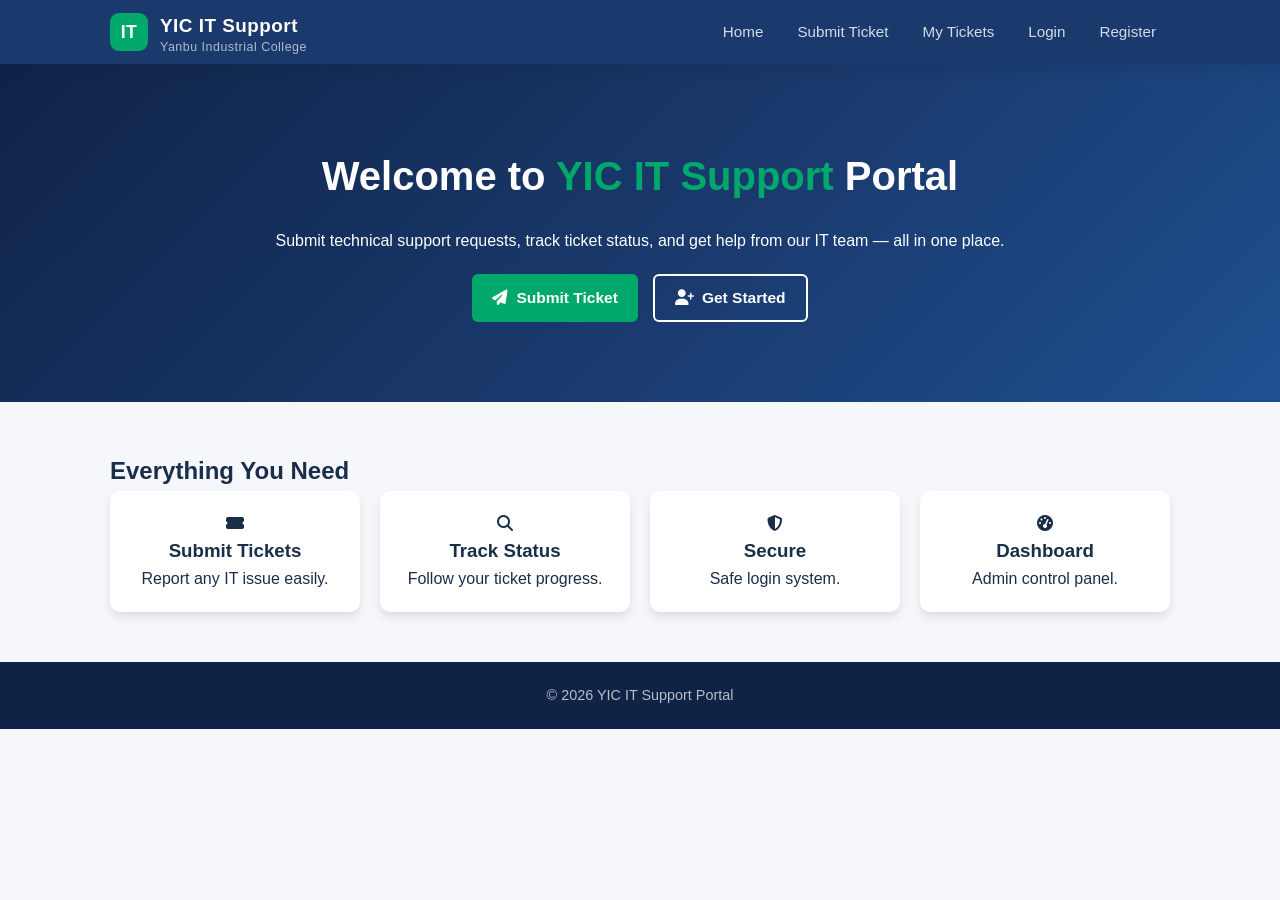
<file: index.html>
<!DOCTYPE html>
<html lang="en">
<head>
  <meta charset="UTF-8" />
  <meta name="viewport" content="width=device-width, initial-scale=1.0"/>
  <title>YIC IT Support Portal</title>

  <!-- CSS FILE --><link rel="stylesheet" href="assets/css/style.css">

  <!-- ICONS -->
  <link rel="stylesheet" href="https://cdnjs.cloudflare.com/ajax/libs/font-awesome/6.5.0/css/all.min.css">
</head>

<body class="page-wrapper">

<header>
  <nav class="navbar container">
    <a href="index.html" class="navbar-brand">
      <div class="logo-icon">IT</div>
      <div>
        YIC IT Support
        <span>Yanbu Industrial College</span>
      </div>
    </a>

    <button class="hamburger">
      <span></span><span></span><span></span>
    </button>

    <ul class="nav-links">
      <li><a href="index.html">Home</a></li>
      <li><a href="submit_ticket.php">Submit Ticket</a></li>
      <li><a href="my_tickets.php">My Tickets</a></li>
      <li><a href="login.php">Login</a></li>
      <li><a href="register.php">Register</a></li>
    </ul>
  </nav>
</header>

<!-- HERO -->
<section class="hero">
  <div class="container">
    <h1>Welcome to <span>YIC IT Support</span> Portal</h1>
    <p>Submit technical support requests, track ticket status, and get help from our IT team — all in one place.</p>

    <div class="hero-btns">
      <a href="submit_ticket.php" class="btn btn-accent">
        <i class="fa fa-paper-plane"></i> Submit Ticket
      </a>

      <a href="register.php" class="btn btn-outline">
        <i class="fa fa-user-plus"></i> Get Started
      </a>
    </div>
  </div>
</section>

<!-- FEATURES -->
<section class="features-section">
  <div class="container">
    <h2>Everything You Need</h2>

    <div class="features-grid">

      <div class="feature-card">
        <i class="fa fa-ticket-alt"></i>
        <h3>Submit Tickets</h3>
        <p>Report any IT issue easily.</p>
      </div>

      <div class="feature-card">
        <i class="fa fa-search"></i>
        <h3>Track Status</h3>
        <p>Follow your ticket progress.</p>
      </div>

      <div class="feature-card">
        <i class="fa fa-shield-alt"></i>
        <h3>Secure</h3>
        <p>Safe login system.</p>
      </div>

      <div class="feature-card">
        <i class="fa fa-tachometer-alt"></i>
        <h3>Dashboard</h3>
        <p>Admin control panel.</p>
      </div>

    </div>
  </div>
</section>

<!-- FOOTER -->
<footer>
  <div class="container">
    <p>© 2026 YIC IT Support Portal</p>
  </div>
</footer>

<script src="assets/js/script.js"></script>
</body>
</html>
</file>
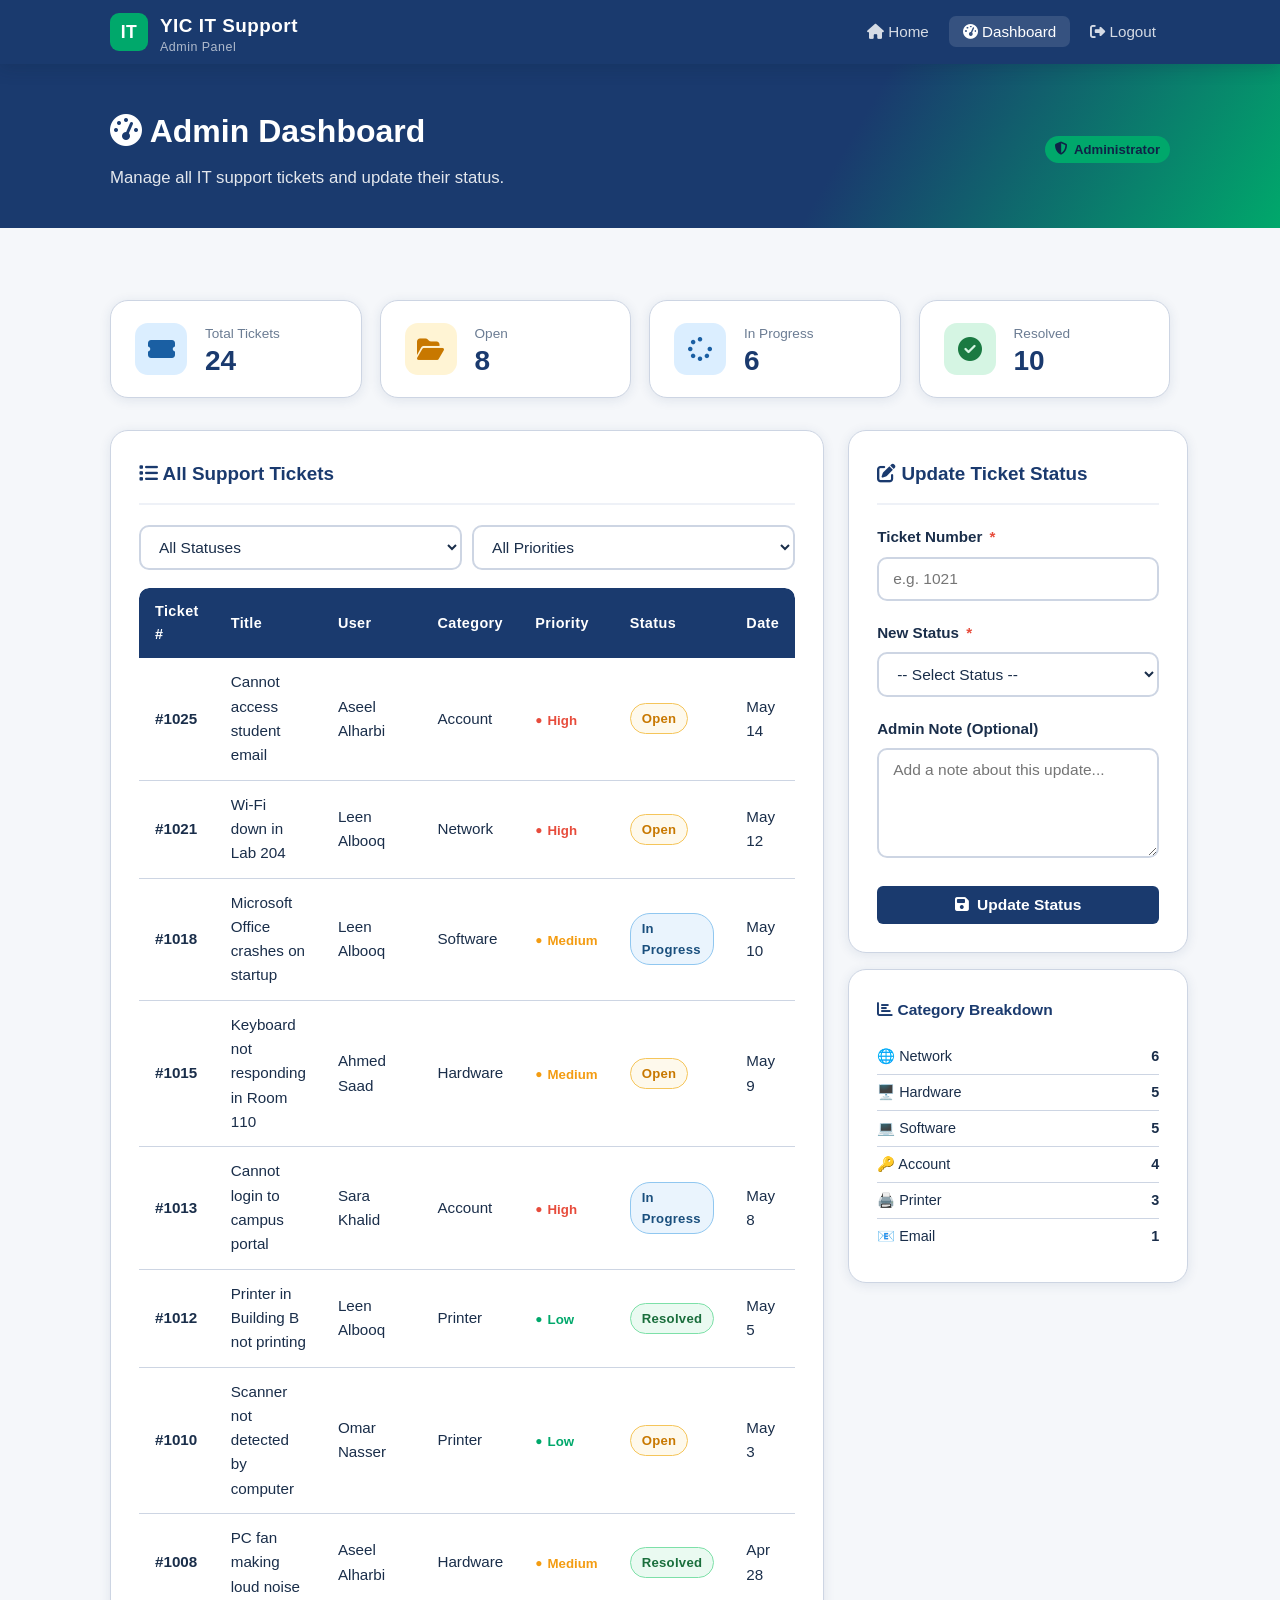
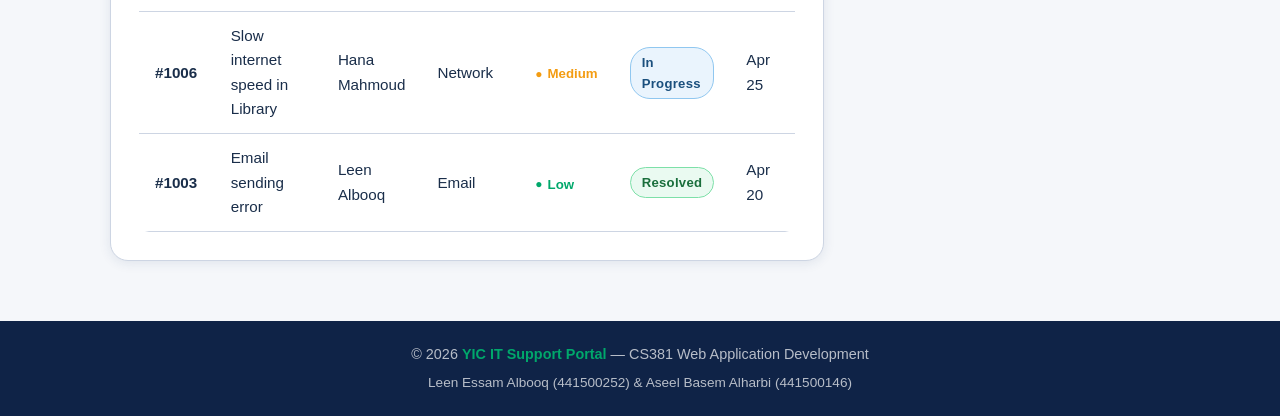
<file: admin_dashboard.html>
<!DOCTYPE html>
<html lang="en">
<head>
  <meta charset="UTF-8" />
  <meta name="viewport" content="width=device-width, initial-scale=1.0" />
  <title>Admin Dashboard — YIC IT Support</title>
  <link rel="stylesheet" href="assets/css/style.css" />
  <link rel="stylesheet" href="https://cdnjs.cloudflare.com/ajax/libs/font-awesome/6.5.0/css/all.min.css" />
  <style>
    .admin-layout {
      display: grid;
      grid-template-columns: 1fr 340px;
      gap: 24px;
      align-items: start;
    }
    .filter-bar {
      display: flex;
      gap: 10px;
      margin-bottom: 18px;
      flex-wrap: wrap;
    }
    .filter-bar select, .filter-bar input { flex: 1; min-width: 140px; }
    .admin-badge {
      display: inline-flex;
      align-items: center;
      gap: 6px;
      background: var(--accent);
      color: var(--primary-dark);
      padding: 3px 10px;
      border-radius: 20px;
      font-size: 0.82rem;
      font-weight: 700;
    }
    @media (max-width: 900px) {
      .admin-layout { grid-template-columns: 1fr; }
    }
  </style>
</head>
<body class="page-wrapper">

  <header>
    <nav class="navbar container">
      <a href="index.html" class="navbar-brand">
        <div class="logo-icon">IT</div>
        <div>YIC IT Support<span>Admin Panel</span></div>
      </a>
      <button class="hamburger" aria-label="Toggle menu" aria-expanded="false">
        <span></span><span></span><span></span>
      </button>
      <ul class="nav-links">
        <li><a href="index.html"><i class="fa fa-home"></i> Home</a></li>
        <li><a href="admin_dashboard.html" class="active"><i class="fa fa-tachometer-alt"></i> Dashboard</a></li>
        <li><a href="logout.html"><i class="fa fa-sign-out-alt"></i> Logout</a></li>
      </ul>
    </nav>
  </header>

  <!-- Page Hero -->
  <div class="page-hero">
    <div class="container d-flex justify-between align-center flex-wrap gap-2">
      <div>
        <h1><i class="fa fa-tachometer-alt"></i> Admin Dashboard</h1>
        <p>Manage all IT support tickets and update their status.</p>
      </div>
      <div class="admin-badge"><i class="fa fa-shield-alt"></i> Administrator</div>
    </div>
  </div>

  <main>
    <div class="container">

      <!-- Stats -->
      <div class="stats-grid">
        <div class="stat-card">
          <div class="stat-icon blue"><i class="fa fa-ticket-alt"></i></div>
          <div class="stat-info">
            <div class="stat-label">Total Tickets</div>
            <div class="stat-value">24</div>
          </div>
        </div>
        <div class="stat-card">
          <div class="stat-icon yellow"><i class="fa fa-folder-open"></i></div>
          <div class="stat-info">
            <div class="stat-label">Open</div>
            <div class="stat-value">8</div>
          </div>
        </div>
        <div class="stat-card">
          <div class="stat-icon blue"><i class="fa fa-spinner"></i></div>
          <div class="stat-info">
            <div class="stat-label">In Progress</div>
            <div class="stat-value">6</div>
          </div>
        </div>
        <div class="stat-card">
          <div class="stat-icon green"><i class="fa fa-check-circle"></i></div>
          <div class="stat-info">
            <div class="stat-label">Resolved</div>
            <div class="stat-value">10</div>
          </div>
        </div>
      </div>

      <div class="admin-layout">

        <!-- Tickets Table -->
        <div>
          <div class="card">
            <div class="card-header">
              <h2 class="card-title"><i class="fa fa-list"></i> All Support Tickets</h2>
            </div>

            <div class="filter-bar">
              <select id="filter-status" class="form-control">
                <option value="">All Statuses</option>
                <option value="open">Open</option>
                <option value="in-progress">In Progress</option>
                <option value="resolved">Resolved</option>
                <option value="closed">Closed</option>
              </select>
              <select id="filter-priority" class="form-control" onchange="filterPriority(this.value)">
                <option value="">All Priorities</option>
                <option value="high">High</option>
                <option value="medium">Medium</option>
                <option value="low">Low</option>
              </select>
            </div>

            <div class="table-wrapper">
              <table>
                <thead>
                  <tr>
                    <th>Ticket #</th>
                    <th>Title</th>
                    <th>User</th>
                    <th>Category</th>
                    <th>Priority</th>
                    <th>Status</th>
                    <th>Date</th>
                  </tr>
                </thead>
                <tbody id="tickets-table-body">
                  <tr data-status="open" data-priority="high">
                    <td><strong>#1025</strong></td>
                    <td>Cannot access student email</td>
                    <td>Aseel Alharbi</td>
                    <td>Account</td>
                    <td><span class="priority priority-high">High</span></td>
                    <td><span class="badge badge-open">Open</span></td>
                    <td>May 14</td>
                  </tr>
                  <tr data-status="open" data-priority="high">
                    <td><strong>#1021</strong></td>
                    <td>Wi-Fi down in Lab 204</td>
                    <td>Leen Albooq</td>
                    <td>Network</td>
                    <td><span class="priority priority-high">High</span></td>
                    <td><span class="badge badge-open">Open</span></td>
                    <td>May 12</td>
                  </tr>
                  <tr data-status="in-progress" data-priority="medium">
                    <td><strong>#1018</strong></td>
                    <td>Microsoft Office crashes on startup</td>
                    <td>Leen Albooq</td>
                    <td>Software</td>
                    <td><span class="priority priority-medium">Medium</span></td>
                    <td><span class="badge badge-progress">In Progress</span></td>
                    <td>May 10</td>
                  </tr>
                  <tr data-status="open" data-priority="medium">
                    <td><strong>#1015</strong></td>
                    <td>Keyboard not responding in Room 110</td>
                    <td>Ahmed Saad</td>
                    <td>Hardware</td>
                    <td><span class="priority priority-medium">Medium</span></td>
                    <td><span class="badge badge-open">Open</span></td>
                    <td>May 9</td>
                  </tr>
                  <tr data-status="in-progress" data-priority="high">
                    <td><strong>#1013</strong></td>
                    <td>Cannot login to campus portal</td>
                    <td>Sara Khalid</td>
                    <td>Account</td>
                    <td><span class="priority priority-high">High</span></td>
                    <td><span class="badge badge-progress">In Progress</span></td>
                    <td>May 8</td>
                  </tr>
                  <tr data-status="resolved" data-priority="low">
                    <td><strong>#1012</strong></td>
                    <td>Printer in Building B not printing</td>
                    <td>Leen Albooq</td>
                    <td>Printer</td>
                    <td><span class="priority priority-low">Low</span></td>
                    <td><span class="badge badge-resolved">Resolved</span></td>
                    <td>May 5</td>
                  </tr>
                  <tr data-status="open" data-priority="low">
                    <td><strong>#1010</strong></td>
                    <td>Scanner not detected by computer</td>
                    <td>Omar Nasser</td>
                    <td>Printer</td>
                    <td><span class="priority priority-low">Low</span></td>
                    <td><span class="badge badge-open">Open</span></td>
                    <td>May 3</td>
                  </tr>
                  <tr data-status="resolved" data-priority="medium">
                    <td><strong>#1008</strong></td>
                    <td>PC fan making loud noise</td>
                    <td>Aseel Alharbi</td>
                    <td>Hardware</td>
                    <td><span class="priority priority-medium">Medium</span></td>
                    <td><span class="badge badge-resolved">Resolved</span></td>
                    <td>Apr 28</td>
                  </tr>
                  <tr data-status="in-progress" data-priority="medium">
                    <td><strong>#1006</strong></td>
                    <td>Slow internet speed in Library</td>
                    <td>Hana Mahmoud</td>
                    <td>Network</td>
                    <td><span class="priority priority-medium">Medium</span></td>
                    <td><span class="badge badge-progress">In Progress</span></td>
                    <td>Apr 25</td>
                  </tr>
                  <tr data-status="resolved" data-priority="low">
                    <td><strong>#1003</strong></td>
                    <td>Email sending error</td>
                    <td>Leen Albooq</td>
                    <td>Email</td>
                    <td><span class="priority priority-low">Low</span></td>
                    <td><span class="badge badge-resolved">Resolved</span></td>
                    <td>Apr 20</td>
                  </tr>
                </tbody>
              </table>
            </div>
          </div>
        </div><!-- /tickets table -->

        <!-- Update Status Panel -->
        <div>
          <div class="card">
            <div class="card-header">
              <h3 class="card-title"><i class="fa fa-edit"></i> Update Ticket Status</h3>
            </div>

            <form id="update-status-form" novalidate>
              <div class="form-group">
                <label for="ticket_id">Ticket Number <span class="required">*</span></label>
                <input type="text" id="ticket_id" name="ticket_id" class="form-control"
                       placeholder="e.g. 1021" />
                <div class="form-error" id="ticket_id-error"></div>
              </div>

              <div class="form-group">
                <label for="new_status">New Status <span class="required">*</span></label>
                <select id="new_status" name="new_status" class="form-control">
                  <option value="">-- Select Status --</option>
                  <option value="open">Open</option>
                  <option value="in-progress">In Progress</option>
                  <option value="resolved">Resolved</option>
                  <option value="closed">Closed</option>
                </select>
                <div class="form-error" id="new_status-error"></div>
              </div>

              <div class="form-group">
                <label for="admin_note">Admin Note (Optional)</label>
                <textarea id="admin_note" name="admin_note" class="form-control" rows="4"
                          placeholder="Add a note about this update..."></textarea>
              </div>

              <button type="submit" class="btn btn-primary btn-block">
                <i class="fa fa-save"></i> Update Status
              </button>
            </form>
          </div>

          <!-- Quick Stats Card -->
          <div class="card mt-2">
            <h4 class="card-title mb-2" style="font-size:0.97rem;">
              <i class="fa fa-chart-bar"></i> Category Breakdown
            </h4>
            <div style="font-size:0.9rem;">
              <div class="d-flex justify-between" style="padding:6px 0; border-bottom:1px solid var(--border);">
                <span>🌐 Network</span><strong>6</strong>
              </div>
              <div class="d-flex justify-between" style="padding:6px 0; border-bottom:1px solid var(--border);">
                <span>🖥️ Hardware</span><strong>5</strong>
              </div>
              <div class="d-flex justify-between" style="padding:6px 0; border-bottom:1px solid var(--border);">
                <span>💻 Software</span><strong>5</strong>
              </div>
              <div class="d-flex justify-between" style="padding:6px 0; border-bottom:1px solid var(--border);">
                <span>🔑 Account</span><strong>4</strong>
              </div>
              <div class="d-flex justify-between" style="padding:6px 0; border-bottom:1px solid var(--border);">
                <span>🖨️ Printer</span><strong>3</strong>
              </div>
              <div class="d-flex justify-between" style="padding:6px 0;">
                <span>📧 Email</span><strong>1</strong>
              </div>
            </div>
          </div>
        </div>

      </div><!-- /.admin-layout -->
    </div>
  </main>

  <footer>
    <div class="container">
      <p>&copy; 2026 <strong>YIC IT Support Portal</strong> — CS381 Web Application Development</p>
      <p style="margin-top:6px;font-size:0.85rem;">Leen Essam Albooq (441500252) &amp; Aseel Basem Alharbi (441500146)</p>
    </div>
  </footer>

  <script src="assets/js/script.js"></script>
  <script>
    function filterPriority(priority) {
      document.querySelectorAll('#tickets-table-body tr').forEach(function (row) {
        if (!priority || row.dataset.priority === priority) row.style.display = '';
        else row.style.display = 'none';
      });
    }
  </script>
</body>
</html>
</file>
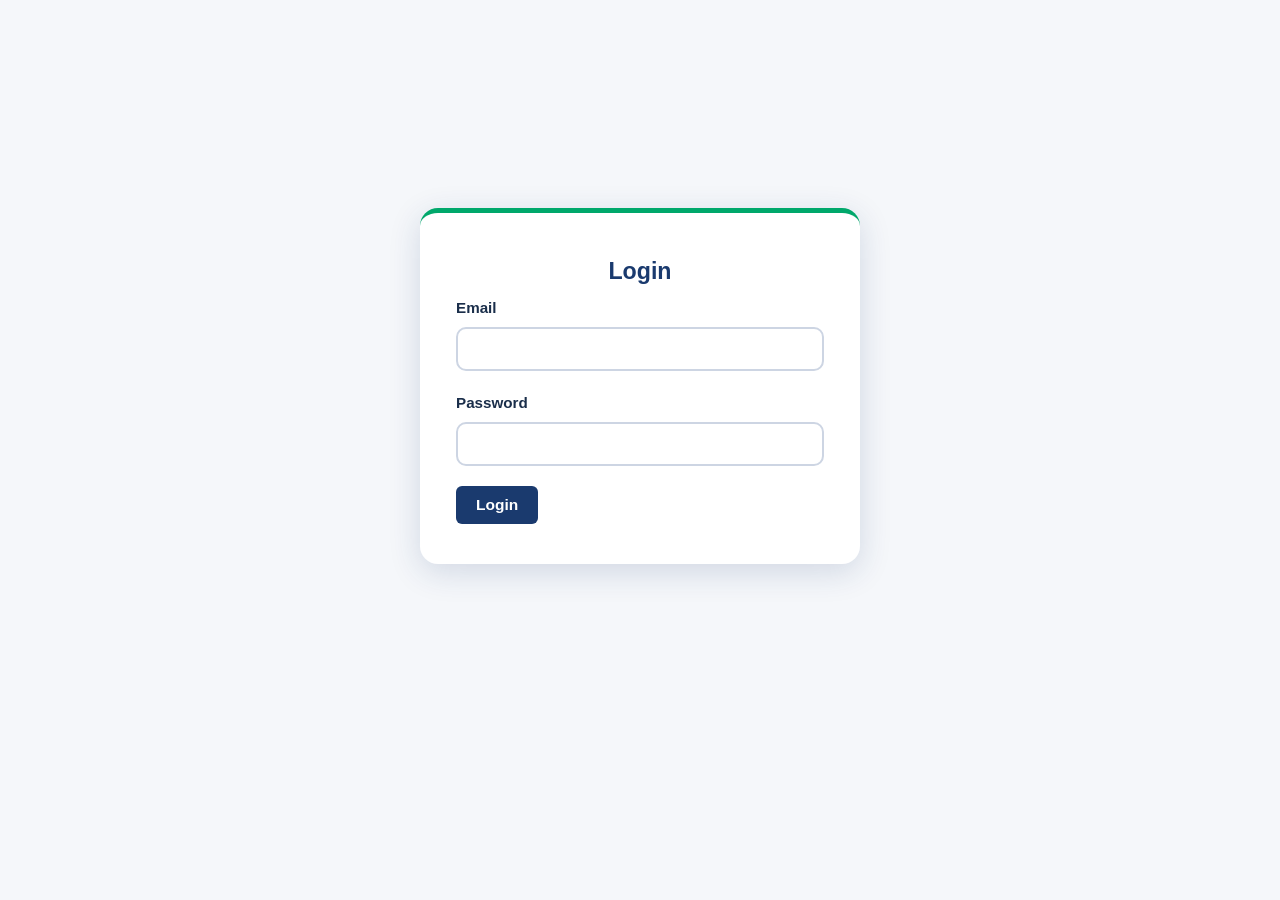
<file: login.html>
<!DOCTYPE html>
<html lang="en">
<head>
  <meta charset="UTF-8">
  <title>Login</title>
  <link rel="stylesheet" href="assets/css/style.css">
</head>

<body class="page-wrapper">

<div class="auth-wrap">
  <div class="auth-card">

    <h2>Login</h2>

    <form action="login.php" method="POST">

      <div class="form-group">
        <label>Email</label>
        <input type="email" name="email" class="form-control" required>
      </div>

      <div class="form-group">
        <label>Password</label>
        <input type="password" name="password" class="form-control" required>
      </div>

      <button type="submit" class="btn btn-primary">
        Login
      </button>

    </form>

  </div>
</div>

</body>
</html>
</file>
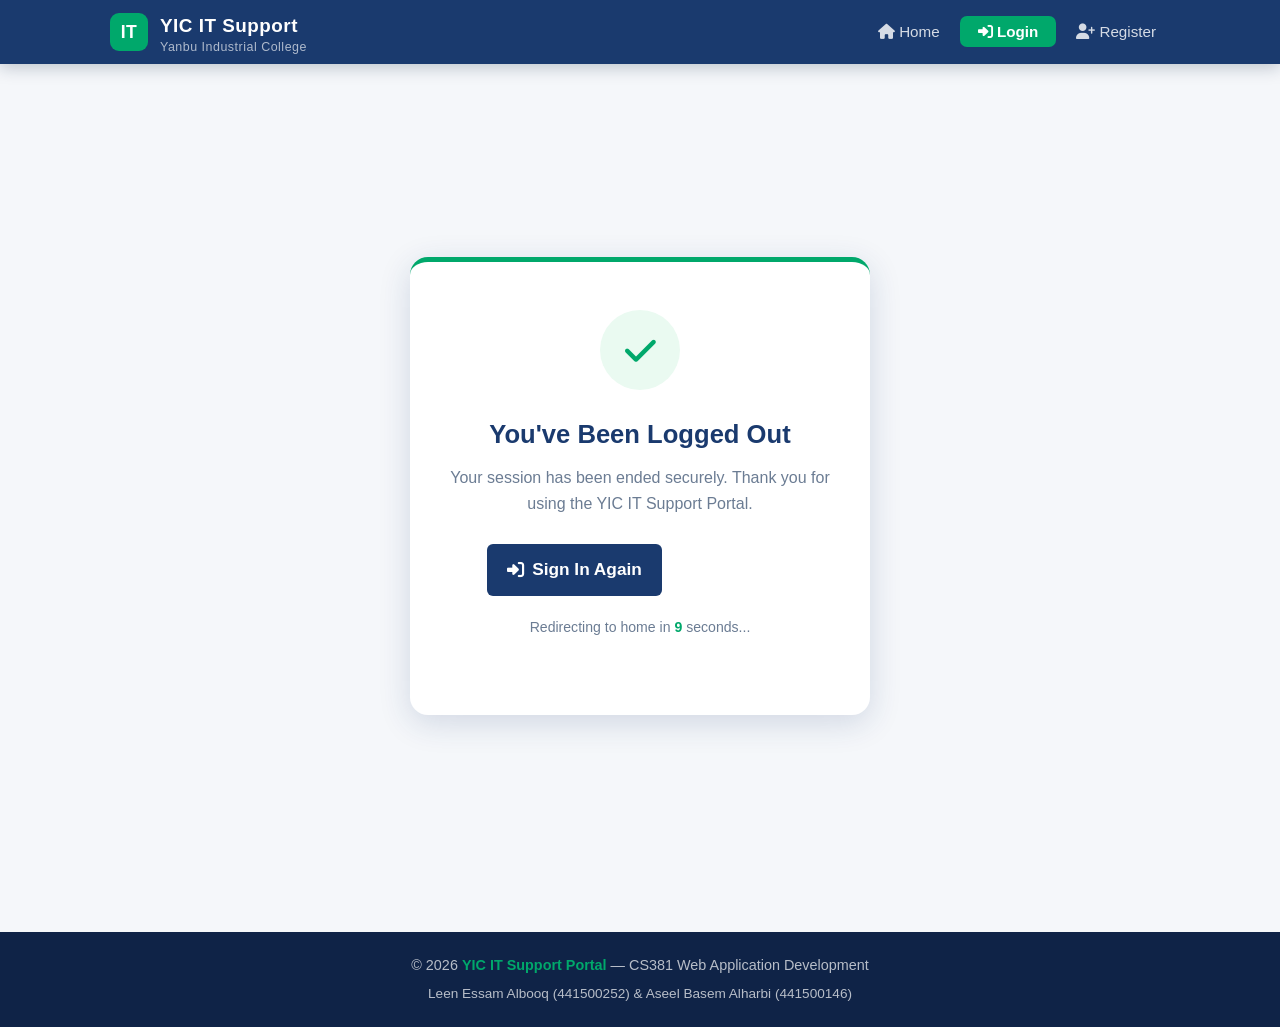
<file: logout.html>
<!DOCTYPE html>
<html lang="en">
<head>
  <meta charset="UTF-8" />
  <meta name="viewport" content="width=device-width, initial-scale=1.0" />
  <title>Logged Out — YIC IT Support</title>
  <link rel="stylesheet" href="assets/css/style.css" />
  <link rel="stylesheet" href="https://cdnjs.cloudflare.com/ajax/libs/font-awesome/6.5.0/css/all.min.css" />
  <style>
    .logout-wrap {
      display: flex;
      align-items: center;
      justify-content: center;
      min-height: calc(100vh - 128px);
      padding: 40px 16px;
    }
    .logout-card {
      background: var(--surface);
      border-radius: var(--radius-lg);
      box-shadow: var(--shadow-lg);
      padding: 48px 36px;
      text-align: center;
      max-width: 460px;
      width: 100%;
      border-top: 5px solid var(--success);
    }
    .logout-icon {
      width: 80px; height: 80px;
      background: #eafaf1;
      border-radius: 50%;
      display: flex; align-items: center; justify-content: center;
      font-size: 2.2rem;
      color: var(--success);
      margin: 0 auto 24px;
    }
    .logout-card h2 { font-size: 1.6rem; color: var(--primary); margin-bottom: 10px; }
    .logout-card p  { color: var(--text-muted); margin-bottom: 28px; }
    .logout-btns { display: flex; gap: 12px; justify-content: center; flex-wrap: wrap; }
    .countdown { font-size: 0.88rem; color: var(--text-muted); margin-top: 20px; }
    .countdown span { color: var(--accent); font-weight: 700; }
  </style>
</head>
<body class="page-wrapper">

  <header>
    <nav class="navbar container">
      <a href="index.html" class="navbar-brand">
        <div class="logo-icon">IT</div>
        <div>YIC IT Support<span>Yanbu Industrial College</span></div>
      </a>
      <button class="hamburger" aria-label="Toggle menu" aria-expanded="false">
        <span></span><span></span><span></span>
      </button>
      <ul class="nav-links">
        <li><a href="index.html"><i class="fa fa-home"></i> Home</a></li>
        <li><a href="login.html" class="btn-nav"><i class="fa fa-sign-in-alt"></i> Login</a></li>
        <li><a href="register.html"><i class="fa fa-user-plus"></i> Register</a></li>
      </ul>
    </nav>
  </header>

  <main>
    <div class="logout-wrap">
      <div class="logout-card">
        <div class="logout-icon">
          <i class="fa fa-check"></i>
        </div>
        <h2>You've Been Logged Out</h2>
        <p>Your session has been ended securely. Thank you for using the YIC IT Support Portal.</p>

        <div class="logout-btns">
          <a href="login.html" class="btn btn-primary btn-lg">
            <i class="fa fa-sign-in-alt"></i> Sign In Again
          </a>
          <a href="index.html" class="btn btn-outline btn-lg">
            <i class="fa fa-home"></i> Home
          </a>
        </div>

        <p class="countdown">
          Redirecting to home in <span id="countdown">10</span> seconds...
        </p>
      </div>
    </div>
  </main>

  <footer>
    <div class="container">
      <p>&copy; 2026 <strong>YIC IT Support Portal</strong> — CS381 Web Application Development</p>
      <p style="margin-top:6px;font-size:0.85rem;">Leen Essam Albooq (441500252) &amp; Aseel Basem Alharbi (441500146)</p>
    </div>
  </footer>

  <script src="assets/js/script.js"></script>
  <script>
    var count = 10;
    var el = document.getElementById('countdown');
    var timer = setInterval(function () {
      count--;
      if (el) el.textContent = count;
      if (count <= 0) {
        clearInterval(timer);
        window.location.href = 'index.html';
      }
    }, 1000);
  </script>
</body>
</html>
</file>
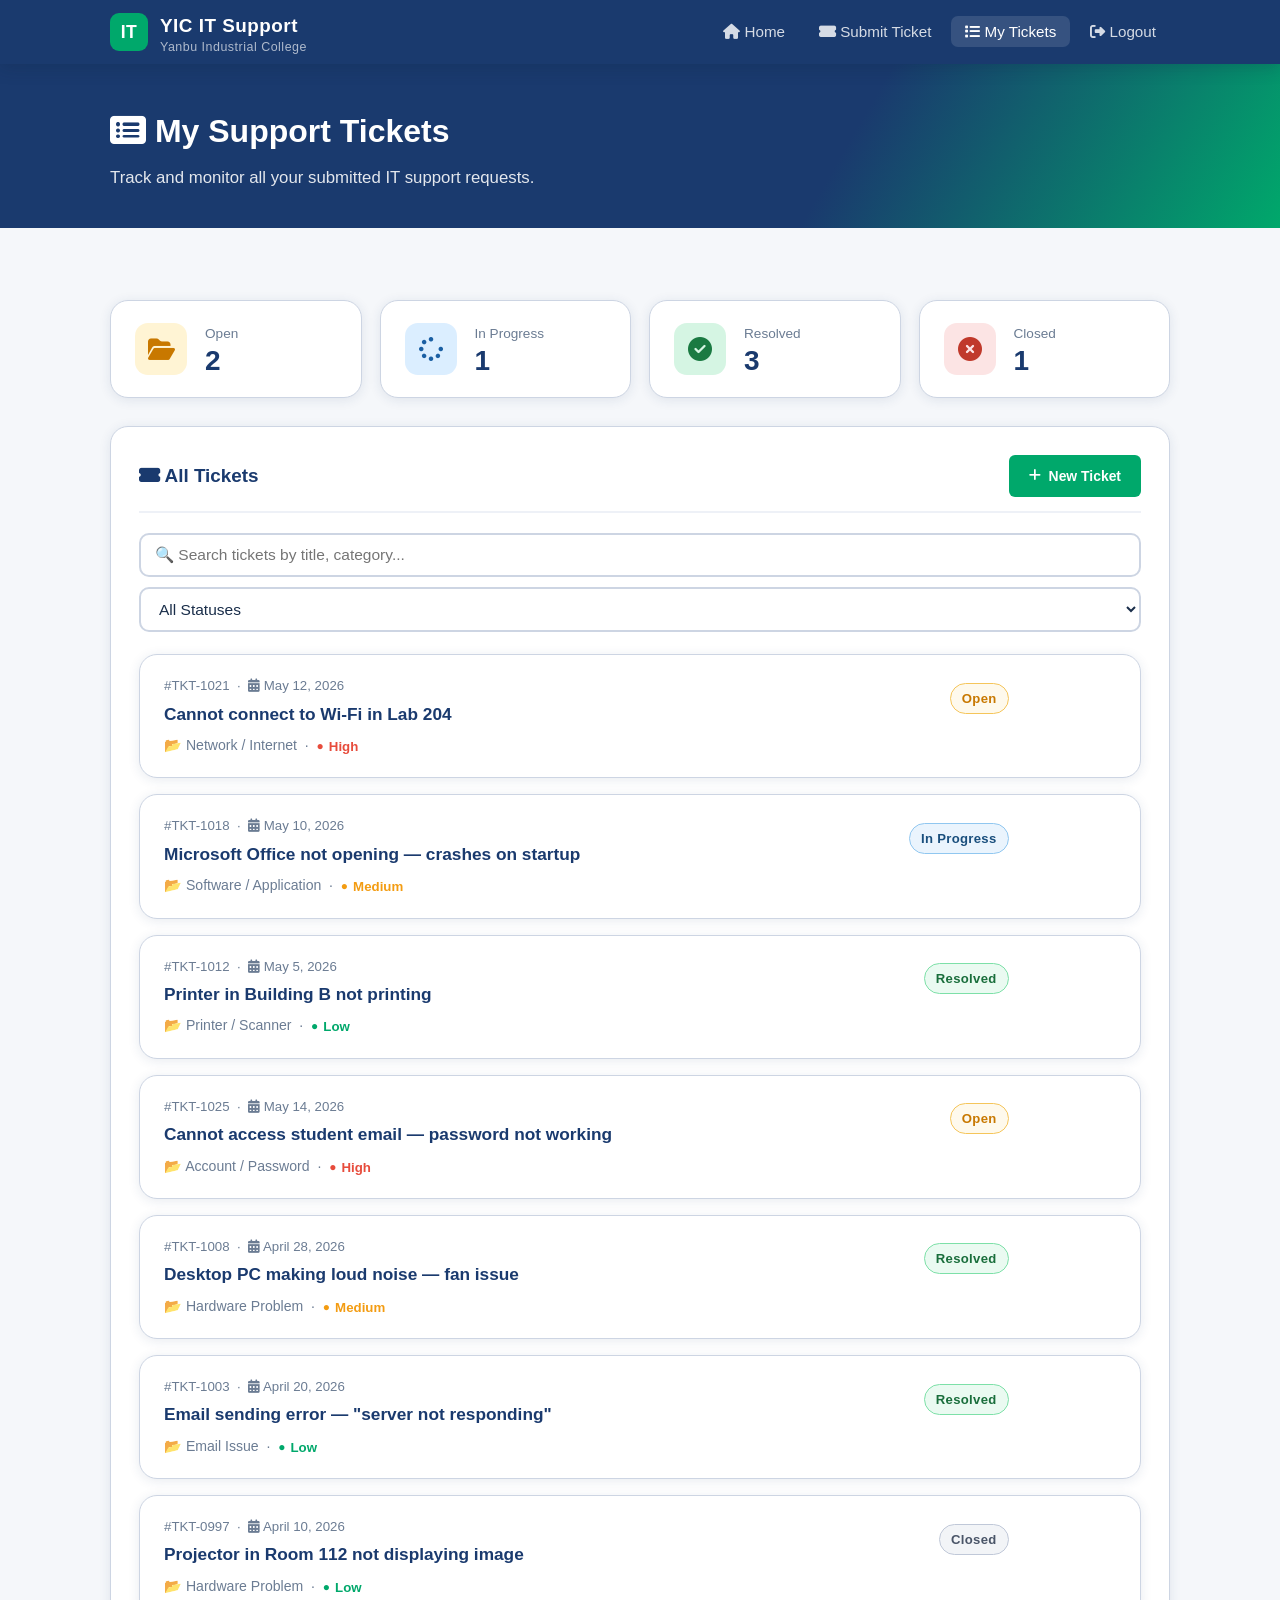
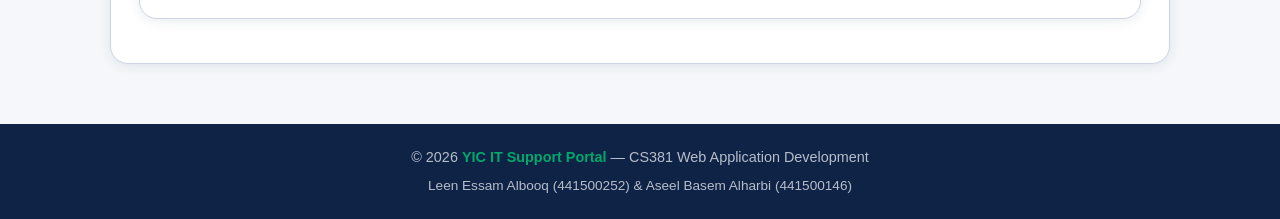
<file: my_tickets.html>
<!DOCTYPE html>
<html lang="en">
<head>
  <meta charset="UTF-8" />
  <meta name="viewport" content="width=device-width, initial-scale=1.0" />
  <title>My Tickets — YIC IT Support</title>
  <link rel="stylesheet" href="assets/css/style.css" />
  <link rel="stylesheet" href="https://cdnjs.cloudflare.com/ajax/libs/font-awesome/6.5.0/css/all.min.css" />
  <style>
    .search-bar {
      display: flex;
      gap: 10px;
      margin-bottom: 22px;
      flex-wrap: wrap;
    }
    .search-bar input { flex: 1; min-width: 200px; }
    .search-bar select { min-width: 160px; }

    .ticket-list { margin-top: 6px; }
  </style>
</head>
<body class="page-wrapper">

  <header>
    <nav class="navbar container">
      <a href="index.html" class="navbar-brand">
        <div class="logo-icon">IT</div>
        <div>YIC IT Support<span>Yanbu Industrial College</span></div>
      </a>
      <button class="hamburger" aria-label="Toggle menu" aria-expanded="false">
        <span></span><span></span><span></span>
      </button>
      <ul class="nav-links">
        <li><a href="index.html"><i class="fa fa-home"></i> Home</a></li>
        <li><a href="submit_ticket.html"><i class="fa fa-ticket-alt"></i> Submit Ticket</a></li>
        <li><a href="my_tickets.html" class="active"><i class="fa fa-list"></i> My Tickets</a></li>
        <li><a href="logout.html"><i class="fa fa-sign-out-alt"></i> Logout</a></li>
      </ul>
    </nav>
  </header>

  <!-- Page Hero -->
  <div class="page-hero">
    <div class="container">
      <h1><i class="fa fa-list-alt"></i> My Support Tickets</h1>
      <p>Track and monitor all your submitted IT support requests.</p>
    </div>
  </div>

  <main>
    <div class="container">

      <!-- Summary Stats -->
      <div class="stats-grid" style="margin-bottom:28px;">
        <div class="stat-card">
          <div class="stat-icon yellow"><i class="fa fa-folder-open"></i></div>
          <div class="stat-info">
            <div class="stat-label">Open</div>
            <div class="stat-value">2</div>
          </div>
        </div>
        <div class="stat-card">
          <div class="stat-icon blue"><i class="fa fa-spinner"></i></div>
          <div class="stat-info">
            <div class="stat-label">In Progress</div>
            <div class="stat-value">1</div>
          </div>
        </div>
        <div class="stat-card">
          <div class="stat-icon green"><i class="fa fa-check-circle"></i></div>
          <div class="stat-info">
            <div class="stat-label">Resolved</div>
            <div class="stat-value">3</div>
          </div>
        </div>
        <div class="stat-card">
          <div class="stat-icon red"><i class="fa fa-times-circle"></i></div>
          <div class="stat-info">
            <div class="stat-label">Closed</div>
            <div class="stat-value">1</div>
          </div>
        </div>
      </div>

      <!-- Search + Filter -->
      <div class="card">
        <div class="card-header d-flex justify-between align-center flex-wrap gap-2">
          <h2 class="card-title"><i class="fa fa-ticket-alt"></i> All Tickets</h2>
          <a href="submit_ticket.html" class="btn btn-accent btn-sm">
            <i class="fa fa-plus"></i> New Ticket
          </a>
        </div>

        <div class="search-bar">
          <input type="text" id="ticket-search" class="form-control"
                 placeholder="&#128269; Search tickets by title, category..." />
          <select id="filter-status-user" class="form-control" onchange="filterTickets(this.value)">
            <option value="">All Statuses</option>
            <option value="open">Open</option>
            <option value="in-progress">In Progress</option>
            <option value="resolved">Resolved</option>
            <option value="closed">Closed</option>
          </select>
        </div>

        <!-- Ticket Cards -->
        <div class="ticket-list" id="tickets-container">

          <!-- Ticket 1 -->
          <div class="ticket-card" data-status="open">
            <div>
              <div class="ticket-id">#TKT-1021 &nbsp;·&nbsp; <i class="fa fa-calendar-alt"></i> May 12, 2026</div>
              <div class="ticket-title">Cannot connect to Wi-Fi in Lab 204</div>
              <div class="ticket-meta">
                <span>📂 Network / Internet</span> &nbsp;·&nbsp;
                <span class="priority priority-high">High</span>
              </div>
            </div>
            <div class="ticket-actions">
              <span class="badge badge-open">Open</span>
              <a href="#" class="btn btn-sm btn-outline"><i class="fa fa-eye"></i> View</a>
            </div>
          </div>

          <!-- Ticket 2 -->
          <div class="ticket-card" data-status="in-progress">
            <div>
              <div class="ticket-id">#TKT-1018 &nbsp;·&nbsp; <i class="fa fa-calendar-alt"></i> May 10, 2026</div>
              <div class="ticket-title">Microsoft Office not opening — crashes on startup</div>
              <div class="ticket-meta">
                <span>📂 Software / Application</span> &nbsp;·&nbsp;
                <span class="priority priority-medium">Medium</span>
              </div>
            </div>
            <div class="ticket-actions">
              <span class="badge badge-progress">In Progress</span>
              <a href="#" class="btn btn-sm btn-outline"><i class="fa fa-eye"></i> View</a>
            </div>
          </div>

          <!-- Ticket 3 -->
          <div class="ticket-card" data-status="resolved">
            <div>
              <div class="ticket-id">#TKT-1012 &nbsp;·&nbsp; <i class="fa fa-calendar-alt"></i> May 5, 2026</div>
              <div class="ticket-title">Printer in Building B not printing</div>
              <div class="ticket-meta">
                <span>📂 Printer / Scanner</span> &nbsp;·&nbsp;
                <span class="priority priority-low">Low</span>
              </div>
            </div>
            <div class="ticket-actions">
              <span class="badge badge-resolved">Resolved</span>
              <a href="#" class="btn btn-sm btn-outline"><i class="fa fa-eye"></i> View</a>
            </div>
          </div>

          <!-- Ticket 4 -->
          <div class="ticket-card" data-status="open">
            <div>
              <div class="ticket-id">#TKT-1025 &nbsp;·&nbsp; <i class="fa fa-calendar-alt"></i> May 14, 2026</div>
              <div class="ticket-title">Cannot access student email — password not working</div>
              <div class="ticket-meta">
                <span>📂 Account / Password</span> &nbsp;·&nbsp;
                <span class="priority priority-high">High</span>
              </div>
            </div>
            <div class="ticket-actions">
              <span class="badge badge-open">Open</span>
              <a href="#" class="btn btn-sm btn-outline"><i class="fa fa-eye"></i> View</a>
            </div>
          </div>

          <!-- Ticket 5 -->
          <div class="ticket-card" data-status="resolved">
            <div>
              <div class="ticket-id">#TKT-1008 &nbsp;·&nbsp; <i class="fa fa-calendar-alt"></i> April 28, 2026</div>
              <div class="ticket-title">Desktop PC making loud noise — fan issue</div>
              <div class="ticket-meta">
                <span>📂 Hardware Problem</span> &nbsp;·&nbsp;
                <span class="priority priority-medium">Medium</span>
              </div>
            </div>
            <div class="ticket-actions">
              <span class="badge badge-resolved">Resolved</span>
              <a href="#" class="btn btn-sm btn-outline"><i class="fa fa-eye"></i> View</a>
            </div>
          </div>

          <!-- Ticket 6 -->
          <div class="ticket-card" data-status="resolved">
            <div>
              <div class="ticket-id">#TKT-1003 &nbsp;·&nbsp; <i class="fa fa-calendar-alt"></i> April 20, 2026</div>
              <div class="ticket-title">Email sending error — "server not responding"</div>
              <div class="ticket-meta">
                <span>📂 Email Issue</span> &nbsp;·&nbsp;
                <span class="priority priority-low">Low</span>
              </div>
            </div>
            <div class="ticket-actions">
              <span class="badge badge-resolved">Resolved</span>
              <a href="#" class="btn btn-sm btn-outline"><i class="fa fa-eye"></i> View</a>
            </div>
          </div>

          <!-- Ticket 7 -->
          <div class="ticket-card" data-status="closed">
            <div>
              <div class="ticket-id">#TKT-0997 &nbsp;·&nbsp; <i class="fa fa-calendar-alt"></i> April 10, 2026</div>
              <div class="ticket-title">Projector in Room 112 not displaying image</div>
              <div class="ticket-meta">
                <span>📂 Hardware Problem</span> &nbsp;·&nbsp;
                <span class="priority priority-low">Low</span>
              </div>
            </div>
            <div class="ticket-actions">
              <span class="badge badge-closed">Closed</span>
              <a href="#" class="btn btn-sm btn-outline"><i class="fa fa-eye"></i> View</a>
            </div>
          </div>

        </div><!-- /#tickets-container -->

        <!-- No results message -->
        <div id="no-results" class="empty-state hidden">
          <div class="empty-icon">🔍</div>
          <h3>No tickets found</h3>
          <p>No tickets match your search. Try different keywords.</p>
        </div>

      </div><!-- /.card -->
    </div>
  </main>

  <footer>
    <div class="container">
      <p>&copy; 2026 <strong>YIC IT Support Portal</strong> — CS381 Web Application Development</p>
      <p style="margin-top:6px;font-size:0.85rem;">Leen Essam Albooq (441500252) &amp; Aseel Basem Alharbi (441500146)</p>
    </div>
  </footer>

  <script src="assets/js/script.js"></script>
  <script>
    function filterTickets(status) {
      document.querySelectorAll('.ticket-card').forEach(function (card) {
        if (!status || card.dataset.status === status) {
          card.style.display = '';
        } else {
          card.style.display = 'none';
        }
      });
      const visible = document.querySelectorAll('.ticket-card:not([style*="none"])');
      document.getElementById('no-results').classList.toggle('hidden', visible.length > 0);
    }
  </script>
</body>
</html>
</file>
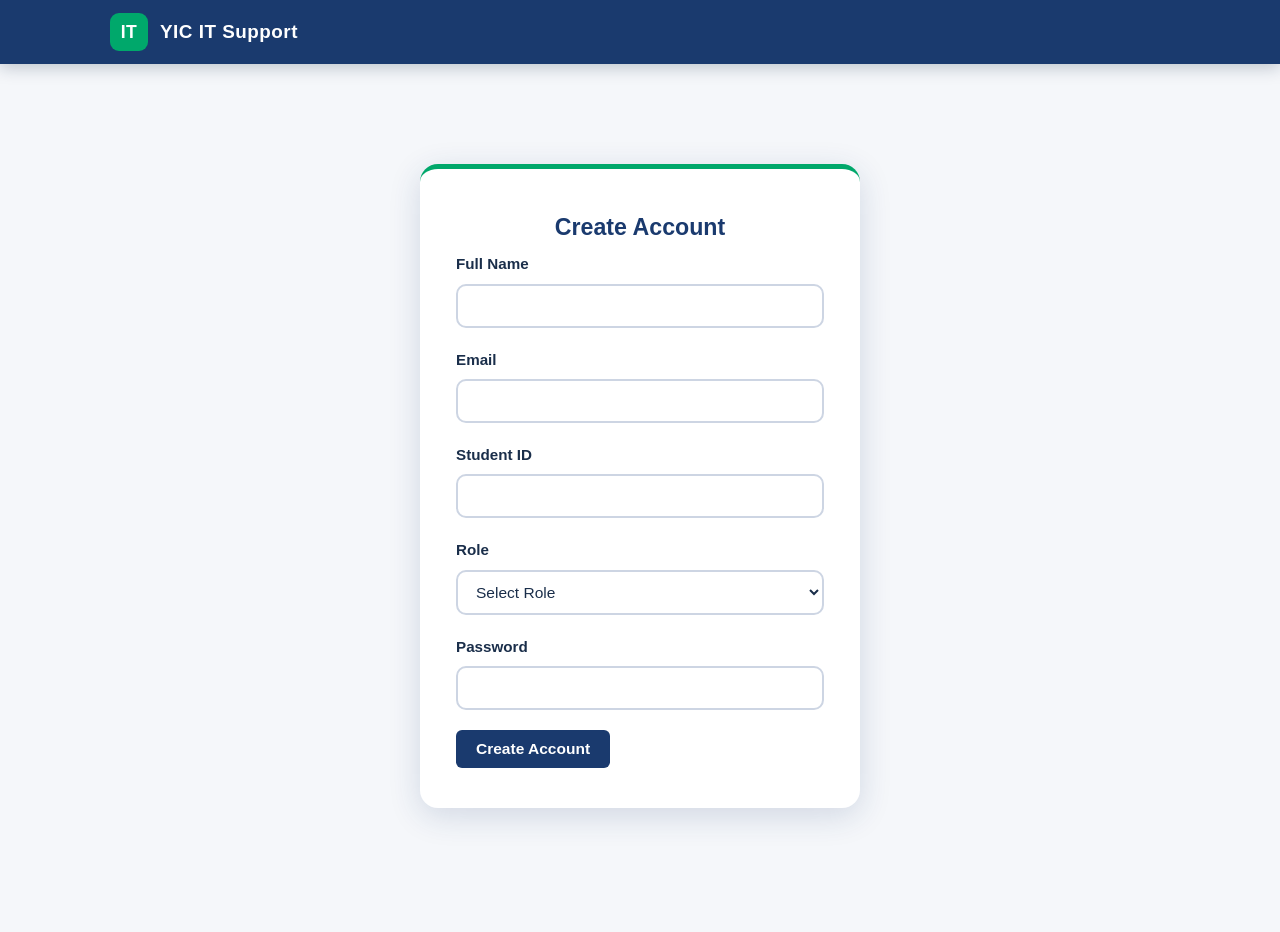
<file: register.html>
<!DOCTYPE html>
<html lang="en">
<head>
  <meta charset="UTF-8" />
  <meta name="viewport" content="width=device-width, initial-scale=1.0" />
  <title>Register — YIC IT Support</title>

  <!-- CSS -->
  <link rel="stylesheet" href="assets/css/style.css" />

</head>
<body class="page-wrapper">

<header>
  <nav class="navbar container">
    <a href="index.html" class="navbar-brand">
      <div class="logo-icon">IT</div>
      <div>YIC IT Support</div>
    </a>
  </nav>
</header>

<main>
  <div class="auth-wrap">
    <div class="auth-card">

      <h2>Create Account</h2>

      <!-- ✅ أهم سطر -->
      <form id="register-form" action="register.php" method="POST" novalidate>

        <div class="form-group">
          <label>Full Name</label>
          <input type="text" name="full_name" class="form-control" required>
        </div>

        <div class="form-group">
          <label>Email</label>
          <input type="email" name="email" class="form-control" required>
        </div>

        <div class="form-group">
          <label>Student ID</label>
          <input type="text" name="student_id" class="form-control" required>
        </div>

        <div class="form-group">
          <label>Role</label>
          <select name="role" class="form-control" required>
            <option value="">Select Role</option>
            <option value="student">Student</option>
            <option value="staff">Staff</option>
          </select>
        </div>

        <div class="form-group">
          <label>Password</label>
          <input type="password" name="password" class="form-control" required>
        </div>

        <button type="submit" class="btn btn-primary">
          Create Account
        </button>

      </form>

    </div>
  </div>
</main>

</body>
</html>
</file>
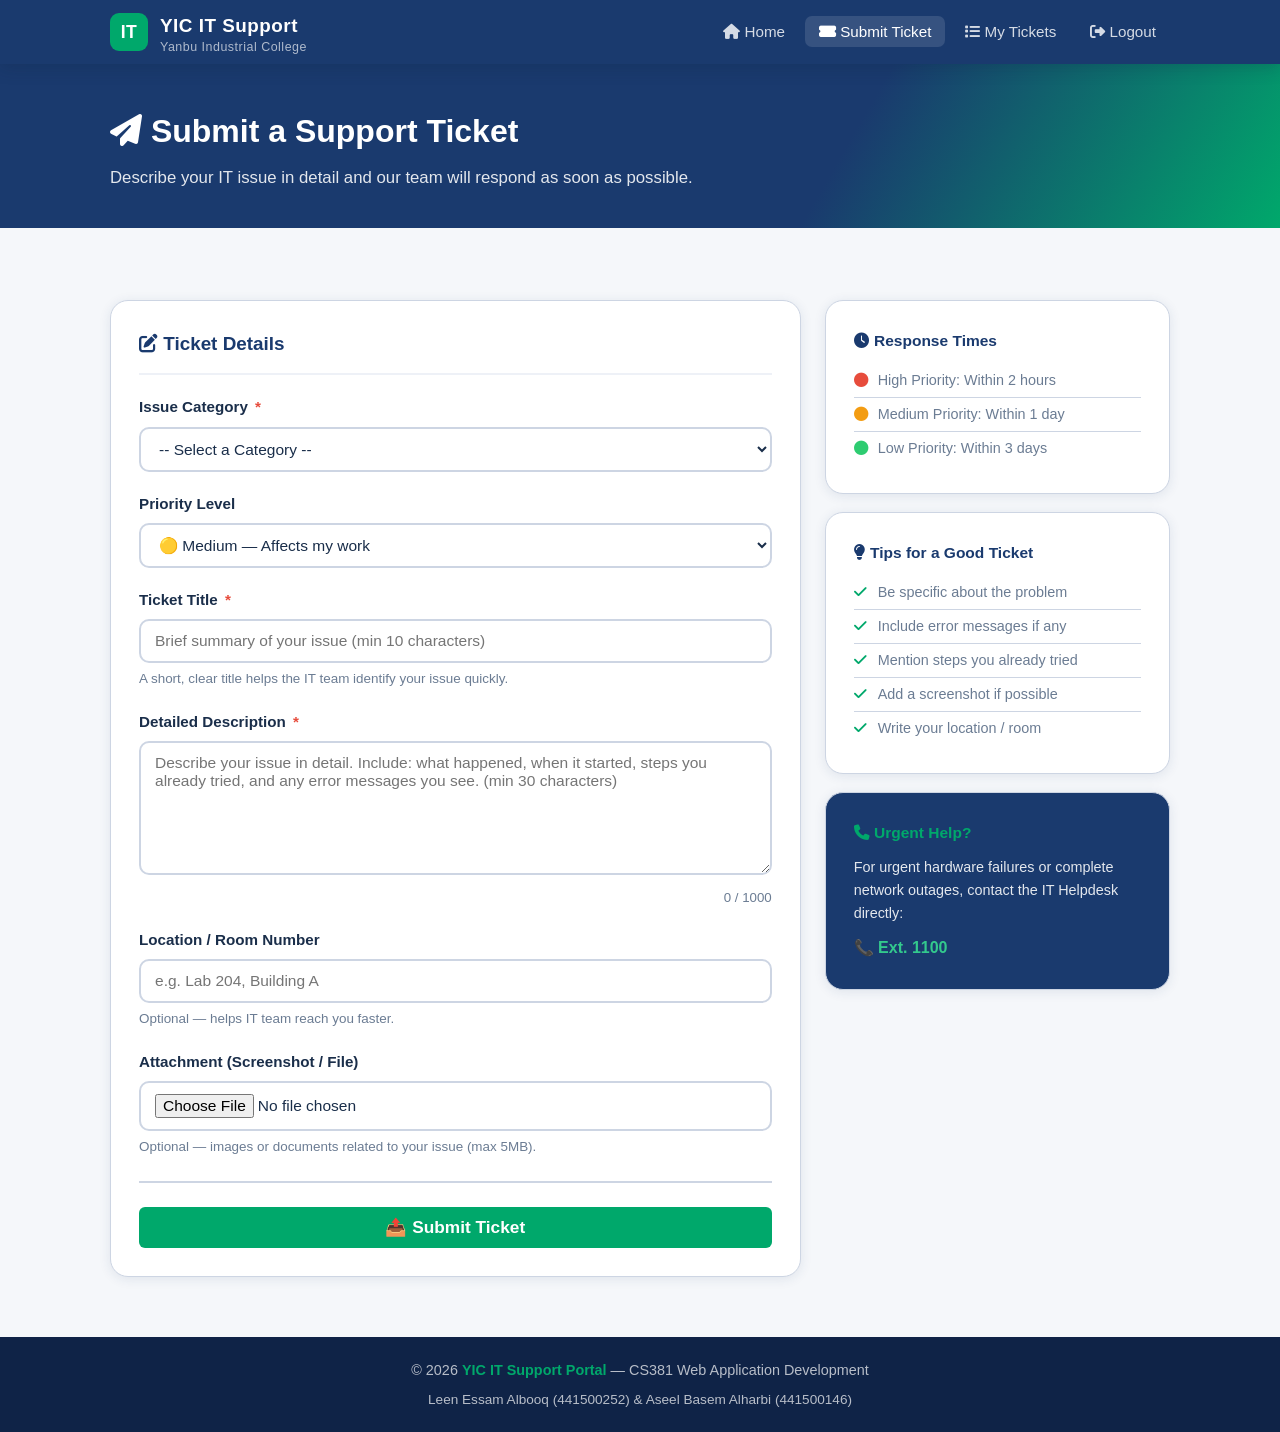
<file: submit_ticket.html>
<!DOCTYPE html>
<html lang="en">
<head>
  <meta charset="UTF-8" />
  <meta name="viewport" content="width=device-width, initial-scale=1.0" />
  <title>Submit Ticket — YIC IT Support</title>
  <link rel="stylesheet" href="assets/css/style.css" />
  <link rel="stylesheet" href="https://cdnjs.cloudflare.com/ajax/libs/font-awesome/6.5.0/css/all.min.css" />
  <style>
    .ticket-form-wrap {
      display: grid;
      grid-template-columns: 2fr 1fr;
      gap: 24px;
      align-items: start;
    }
    .side-info .card { margin-bottom: 18px; }
    .side-info h4 { font-size: 0.97rem; font-weight: 700; color: var(--primary); margin-bottom: 10px; }
    .side-info li {
      font-size: 0.9rem;
      color: var(--text-muted);
      padding: 5px 0;
      border-bottom: 1px solid var(--border);
      display: flex; align-items: center; gap: 8px;
    }
    .side-info li:last-child { border: none; }
    .side-info li i { color: var(--accent); width: 16px; }
    .char-counter {
      text-align: right;
      font-size: 0.83rem;
      color: var(--text-muted);
      margin-top: 4px;
    }
    @media (max-width: 768px) {
      .ticket-form-wrap { grid-template-columns: 1fr; }
    }
  </style>
</head>
<body class="page-wrapper">

  <header>
    <nav class="navbar container">
      <a href="index.html" class="navbar-brand">
        <div class="logo-icon">IT</div>
        <div>YIC IT Support<span>Yanbu Industrial College</span></div>
      </a>
      <button class="hamburger" aria-label="Toggle menu" aria-expanded="false">
        <span></span><span></span><span></span>
      </button>
      <ul class="nav-links">
        <li><a href="index.html"><i class="fa fa-home"></i> Home</a></li>
        <li><a href="submit_ticket.html" class="active"><i class="fa fa-ticket-alt"></i> Submit Ticket</a></li>
        <li><a href="my_tickets.html"><i class="fa fa-list"></i> My Tickets</a></li>
        <li><a href="logout.html"><i class="fa fa-sign-out-alt"></i> Logout</a></li>
      </ul>
    </nav>
  </header>

  <!-- Page Hero -->
  <div class="page-hero">
    <div class="container">
      <h1><i class="fa fa-paper-plane"></i> Submit a Support Ticket</h1>
      <p>Describe your IT issue in detail and our team will respond as soon as possible.</p>
    </div>
  </div>

  <main>
    <div class="container">
      <div class="ticket-form-wrap">

        <!-- Main Form -->
        <div>
          <div class="card">
            <div class="card-header">
              <h2 class="card-title"><i class="fa fa-edit"></i> Ticket Details</h2>
            </div>

            <form id="ticket-form" novalidate>

              <div class="form-group">
                <label for="category">Issue Category <span class="required">*</span></label>
                <select id="category" name="category" class="form-control">
                  <option value="">-- Select a Category --</option>
                  <option value="hardware">🖥️ Hardware Problem</option>
                  <option value="software">💻 Software / Application</option>
                  <option value="network">🌐 Network / Internet</option>
                  <option value="account">🔑 Account / Password</option>
                  <option value="printer">🖨️ Printer / Scanner</option>
                  <option value="email">📧 Email Issue</option>
                  <option value="other">❓ Other</option>
                </select>
                <div class="form-error" id="category-error"></div>
              </div>

              <div class="form-group">
                <label for="priority">Priority Level</label>
                <select id="priority" name="priority" class="form-control">
                  <option value="low">🟢 Low — Minor inconvenience</option>
                  <option value="medium" selected>🟡 Medium — Affects my work</option>
                  <option value="high">🔴 High — Cannot work at all</option>
                </select>
              </div>

              <div class="form-group">
                <label for="title">Ticket Title <span class="required">*</span></label>
                <input type="text" id="title" name="title" class="form-control"
                       placeholder="Brief summary of your issue (min 10 characters)"
                       maxlength="150" />
                <div class="form-hint">A short, clear title helps the IT team identify your issue quickly.</div>
                <div class="form-error" id="title-error"></div>
              </div>

              <div class="form-group">
                <label for="description">Detailed Description <span class="required">*</span></label>
                <textarea id="description" name="description" class="form-control"
                          placeholder="Describe your issue in detail. Include: what happened, when it started, steps you already tried, and any error messages you see. (min 30 characters)"
                          maxlength="1000" rows="6"></textarea>
                <div class="char-counter"><span id="desc-counter">0</span> / 1000</div>
                <div class="form-error" id="description-error"></div>
              </div>

              <div class="form-group">
                <label for="location">Location / Room Number</label>
                <input type="text" id="location" name="location" class="form-control"
                       placeholder="e.g. Lab 204, Building A" />
                <div class="form-hint">Optional — helps IT team reach you faster.</div>
              </div>

              <div class="form-group">
                <label for="attachment">Attachment (Screenshot / File)</label>
                <input type="file" id="attachment" name="attachment" class="form-control"
                       accept="image/*,.pdf,.doc,.docx" />
                <div class="form-hint">Optional — images or documents related to your issue (max 5MB).</div>
              </div>

              <hr class="divider" />

              <button type="submit" class="btn btn-accent btn-block btn-lg">
                &#128228; Submit Ticket
              </button>
            </form>
          </div>
        </div>

        <!-- Sidebar Info -->
        <div class="side-info">
          <div class="card">
            <h4><i class="fa fa-clock"></i> Response Times</h4>
            <ul>
              <li><i class="fa fa-circle" style="color:#e74c3c;"></i> High Priority: Within 2 hours</li>
              <li><i class="fa fa-circle" style="color:#f39c12;"></i> Medium Priority: Within 1 day</li>
              <li><i class="fa fa-circle" style="color:#2ecc71;"></i> Low Priority: Within 3 days</li>
            </ul>
          </div>

          <div class="card">
            <h4><i class="fa fa-lightbulb"></i> Tips for a Good Ticket</h4>
            <ul>
              <li><i class="fa fa-check"></i> Be specific about the problem</li>
              <li><i class="fa fa-check"></i> Include error messages if any</li>
              <li><i class="fa fa-check"></i> Mention steps you already tried</li>
              <li><i class="fa fa-check"></i> Add a screenshot if possible</li>
              <li><i class="fa fa-check"></i> Write your location / room</li>
            </ul>
          </div>

          <div class="card" style="background:var(--primary); color:#fff;">
            <h4 style="color:var(--accent);"><i class="fa fa-phone"></i> Urgent Help?</h4>
            <p style="font-size:0.9rem; margin-top:8px; opacity:0.88;">
              For urgent hardware failures or complete network outages, contact the IT Helpdesk directly:
            </p>
            <p style="font-weight:700; margin-top:10px; color:var(--accent-light);">📞 Ext. 1100</p>
          </div>
        </div>

      </div>
    </div>
  </main>

  <footer>
    <div class="container">
      <p>&copy; 2026 <strong>YIC IT Support Portal</strong> — CS381 Web Application Development</p>
      <p style="margin-top:6px;font-size:0.85rem;">Leen Essam Albooq (441500252) &amp; Aseel Basem Alharbi (441500146)</p>
    </div>
  </footer>

  <script src="assets/js/script.js"></script>
</body>
</html>
</file>
<file: assets/css/style.css>
/* =============================================
   YIC IT Support Portal - Main Stylesheet
   Phase 2: Frontend Development
   ============================================= */

/* === CSS Variables === */
:root {
  --primary: #1a3a6e;
  --primary-dark: #0f2347;
  --accent: #00a86b;
  --accent-light: #33c98d;
  --success: #00a86b;
  --danger: #e74c3c;
  --warning: #f39c12;
  --info: #6b8cda;
  --bg: #f5f7fa;
  --surface: #ffffff;
  --surface-alt: #eef1f7;
  --text: #1a2e4a;
  --text-muted: #6b7c93;
  --border: #cdd5e3;
  --shadow: 0 2px 12px rgba(26, 58, 110, 0.10);
  --shadow-lg: 0 8px 32px rgba(26, 58, 110, 0.16);
  --radius: 10px;
  --radius-lg: 18px;
  --font-main: 'Segoe UI', 'Helvetica Neue', Arial, sans-serif;
  --font-heading: Georgia, 'Times New Roman', serif;
  --transition: 0.25s cubic-bezier(.4,0,.2,1);
}

/* === Reset & Base === */
*, *::before, *::after { box-sizing: border-box; margin: 0; padding: 0; }

html { scroll-behavior: smooth; font-size: 16px; }

body {
  font-family: var(--font-main);
  background: var(--bg);
  color: var(--text);
  min-height: 100vh;
  line-height: 1.6;
}

a { color: var(--primary); text-decoration: none; transition: color var(--transition); }
a:hover { color: var(--accent); }

img { max-width: 100%; display: block; }

ul { list-style: none; }

/* === Layout === */
.container {
  width: 100%;
  max-width: 1100px;
  margin: 0 auto;
  padding: 0 20px;
}

.page-wrapper {
  display: flex;
  flex-direction: column;
  min-height: 100vh;
}

main { flex: 1; padding: 36px 0 60px; }

/* === Header / Navbar === */
header {
  background: var(--primary);
  color: #fff;
  box-shadow: 0 3px 16px rgba(15,37,64,0.25);
  position: sticky;
  top: 0;
  z-index: 100;
}

nav.navbar {
  display: flex;
  align-items: center;
  justify-content: space-between;
  height: 64px;
}

.navbar-brand {
  display: flex;
  align-items: center;
  gap: 12px;
  color: #fff;
  font-size: 1.18rem;
  font-weight: 700;
  letter-spacing: 0.5px;
}

.navbar-brand .logo-icon {
  background: var(--accent);
  color: #fff;
  width: 38px; height: 38px;
  border-radius: 9px;
  display: flex; align-items: center; justify-content: center;
  font-size: 1.1rem;
  font-weight: 900;
  flex-shrink: 0;
}

.navbar-brand span { font-size: 0.78rem; color: rgba(255,255,255,0.65); font-weight: 400; display: block; line-height: 1; }

.nav-links {
  display: flex;
  align-items: center;
  gap: 6px;
}

.nav-links a {
  color: rgba(255,255,255,0.82);
  padding: 7px 14px;
  border-radius: 7px;
  font-size: 0.95rem;
  transition: background var(--transition), color var(--transition);
}

.nav-links a:hover, .nav-links a.active {
  background: rgba(255,255,255,0.12);
  color: #fff;
}

.nav-links a.btn-nav {
  background: var(--accent);
  color: #fff;
  font-weight: 600;
  padding: 7px 18px;
}

.nav-links a.btn-nav:hover { background: var(--accent-light); }

/* Hamburger */
.hamburger {
  display: none;
  flex-direction: column;
  gap: 5px;
  cursor: pointer;
  padding: 6px;
  background: none;
  border: none;
}

.hamburger span {
  display: block;
  width: 26px; height: 3px;
  background: #fff;
  border-radius: 3px;
  transition: var(--transition);
}

/* === Footer === */
footer {
  background: var(--primary-dark);
  color: rgba(255,255,255,0.7);
  text-align: center;
  padding: 22px 20px;
  font-size: 0.9rem;
}

footer strong { color: var(--accent); }

/* === Buttons === */
.btn {
  display: inline-flex;
  align-items: center;
  gap: 8px;
  padding: 10px 22px;
  border-radius: var(--radius);
  border: none;
  font-size: 0.97rem;
  font-weight: 600;
  cursor: pointer;
  transition: background var(--transition), transform var(--transition), box-shadow var(--transition);
  font-family: var(--font-main);
  text-align: center;
  white-space: nowrap;
}

.btn:hover { transform: translateY(-1px); box-shadow: var(--shadow); }
.btn:active { transform: translateY(0); }

.btn-primary { background: var(--primary); color: #fff; }
.btn-primary:hover { background: var(--primary-dark); }
.btn-accent { background: var(--accent); color: #fff; }
.btn-accent:hover { background: var(--accent-light); }
.btn-success { background: var(--success); color: #fff; }
.btn-danger { background: var(--danger); color: #fff; }
.btn-outline { background: transparent; border: 2px solid var(--primary); color: var(--primary); }
.btn-outline:hover { background: var(--primary); color: #fff; }
.btn-sm { padding: 6px 14px; font-size: 0.87rem; }
.btn-lg { padding: 14px 32px; font-size: 1.08rem; }
.btn-block { width: 100%; justify-content: center; }

/* === Cards === */
.card {
  background: var(--surface);
  border-radius: var(--radius-lg);
  box-shadow: var(--shadow);
  padding: 28px;
  border: 1px solid var(--border);
}

.card-header {
  border-bottom: 2px solid var(--surface-alt);
  margin-bottom: 20px;
  padding-bottom: 14px;
}

.card-title {
  font-size: 1.18rem;
  font-weight: 700;
  color: var(--primary);
}

/* === Forms === */
.form-group {
  margin-bottom: 20px;
}

.form-group label {
  display: block;
  font-weight: 600;
  margin-bottom: 7px;
  color: var(--text);
  font-size: 0.95rem;
}

.form-group label .required { color: var(--danger); margin-left: 3px; }

.form-control {
  width: 100%;
  padding: 11px 14px;
  border: 2px solid var(--border);
  border-radius: var(--radius);
  font-size: 0.97rem;
  font-family: var(--font-main);
  background: #fff;
  color: var(--text);
  transition: border-color var(--transition), box-shadow var(--transition);
  outline: none;
}

.form-control:focus {
  border-color: var(--primary);
  box-shadow: 0 0 0 3px rgba(26,58,92,0.10);
}

.form-control.error { border-color: var(--danger); }
.form-control.success { border-color: var(--success); }

.form-hint { font-size: 0.84rem; color: var(--text-muted); margin-top: 5px; }
.form-error { font-size: 0.84rem; color: var(--danger); margin-top: 5px; display: none; }
.form-error.visible { display: block; }

select.form-control { cursor: pointer; }
textarea.form-control { resize: vertical; min-height: 110px; }

/* === Alerts === */
.alert {
  padding: 13px 18px;
  border-radius: var(--radius);
  margin-bottom: 20px;
  font-size: 0.96rem;
  display: flex;
  align-items: flex-start;
  gap: 10px;
  border-left: 5px solid transparent;
}

.alert-success { background: #eafaf1; border-color: var(--success); color: #1a6e3c; }
.alert-danger  { background: #fdf0ef; border-color: var(--danger);  color: #8b1a1a; }
.alert-warning { background: #fef9ec; border-color: var(--warning); color: #7d5300; }
.alert-info    { background: #eaf4fd; border-color: var(--info);    color: #1a4f7d; }

/* === Tables === */
.table-wrapper { overflow-x: auto; border-radius: var(--radius); }

table {
  width: 100%;
  border-collapse: collapse;
  font-size: 0.95rem;
}

thead th {
  background: var(--primary);
  color: #fff;
  padding: 12px 16px;
  text-align: left;
  font-weight: 600;
  font-size: 0.9rem;
  letter-spacing: 0.4px;
}

thead th:first-child { border-radius: 10px 0 0 0; }
thead th:last-child  { border-radius: 0 10px 0 0; }

tbody tr { border-bottom: 1px solid var(--border); transition: background var(--transition); }
tbody tr:hover { background: var(--surface-alt); }
tbody td { padding: 12px 16px; color: var(--text); }

/* === Badges / Status === */
.badge {
  display: inline-flex;
  align-items: center;
  padding: 4px 11px;
  border-radius: 20px;
  font-size: 0.82rem;
  font-weight: 700;
  letter-spacing: 0.3px;
  text-transform: capitalize;
}

.badge-open    { background: #fef9ec; color: #c87800; border: 1px solid #f5c55a; }
.badge-progress{ background: #eaf4fd; color: #1a4f7d; border: 1px solid #90c7f0; }
.badge-resolved{ background: #eafaf1; color: #1a6e3c; border: 1px solid #7de0a8; }
.badge-closed  { background: #f2f4f7; color: #4a5568; border: 1px solid #c0c8d8; }

/* === Page Hero === */
.page-hero {
  background: linear-gradient(120deg, var(--primary) 65%, var(--accent) 100%);
  color: #fff;
  padding: 42px 0 36px;
  margin-bottom: 36px;
}

.page-hero h1 {
  font-size: 2rem;
  font-weight: 800;
  margin-bottom: 8px;
}

.page-hero p { font-size: 1.05rem; opacity: 0.88; }

/* === Auth Pages === */
.auth-wrap {
  display: flex;
  align-items: center;
  justify-content: center;
  min-height: calc(100vh - 128px);
  padding: 32px 16px;
}

.auth-card {
  width: 100%;
  max-width: 440px;
  background: var(--surface);
  border-radius: var(--radius-lg);
  box-shadow: var(--shadow-lg);
  padding: 40px 36px;
  border-top: 5px solid var(--accent);
}

.auth-card .auth-logo {
  text-align: center;
  margin-bottom: 26px;
}

.auth-card .auth-logo .logo-big {
  width: 60px; height: 60px;
  background: var(--accent);
  border-radius: 14px;
  display: flex; align-items: center; justify-content: center;
  font-size: 1.7rem;
  font-weight: 900;
  color: #fff;
  margin: 0 auto 12px;
}

.auth-card h2 { text-align: center; font-size: 1.45rem; color: var(--primary); margin-bottom: 6px; }
.auth-card .auth-subtitle { text-align: center; color: var(--text-muted); font-size: 0.93rem; margin-bottom: 28px; }
.auth-link { display: block; text-align: center; margin-top: 18px; font-size: 0.93rem; color: var(--text-muted); }
.auth-link a { color: var(--primary); font-weight: 600; }

/* === Dashboard Stats === */
.stats-grid {
  display: grid;
  grid-template-columns: repeat(auto-fit, minmax(200px, 1fr));
  gap: 18px;
  margin-bottom: 32px;
}

.stat-card {
  background: var(--surface);
  border-radius: var(--radius-lg);
  padding: 22px 24px;
  box-shadow: var(--shadow);
  border: 1px solid var(--border);
  display: flex;
  align-items: center;
  gap: 18px;
}

.stat-icon {
  width: 52px; height: 52px;
  border-radius: 13px;
  display: flex; align-items: center; justify-content: center;
  font-size: 1.5rem;
  flex-shrink: 0;
}

.stat-icon.blue   { background: #dbeeff; color: #1a5fa3; }
.stat-icon.yellow { background: #fff4d4; color: #c87800; }
.stat-icon.green  { background: #d5f5e3; color: #1a7a42; }
.stat-icon.red    { background: #fce4e4; color: #c0392b; }

.stat-info .stat-label { font-size: 0.85rem; color: var(--text-muted); margin-bottom: 2px; }
.stat-info .stat-value { font-size: 1.75rem; font-weight: 800; color: var(--primary); line-height: 1; }

/* === Ticket Card (My Tickets view) === */
.ticket-card {
  background: var(--surface);
  border-radius: var(--radius-lg);
  border: 1px solid var(--border);
  padding: 20px 24px;
  margin-bottom: 16px;
  box-shadow: var(--shadow);
  transition: box-shadow var(--transition), transform var(--transition);
  display: flex;
  justify-content: space-between;
  align-items: flex-start;
  gap: 16px;
  flex-wrap: wrap;
}

.ticket-card:hover { box-shadow: var(--shadow-lg); transform: translateY(-2px); }

.ticket-card .ticket-id { font-size: 0.83rem; color: var(--text-muted); margin-bottom: 4px; }
.ticket-card .ticket-title { font-size: 1.08rem; font-weight: 700; color: var(--primary); margin-bottom: 6px; }
.ticket-card .ticket-meta { font-size: 0.88rem; color: var(--text-muted); }
.ticket-card .ticket-actions { display: flex; gap: 8px; flex-shrink: 0; align-items: center; }

/* === Priority Indicator === */
.priority {
  display: inline-flex;
  align-items: center;
  gap: 5px;
  font-size: 0.83rem;
  font-weight: 600;
}
.priority::before { content: '●'; font-size: 0.75rem; }
.priority-high   { color: var(--danger); }
.priority-medium { color: var(--warning); }
.priority-low    { color: var(--success); }

/* === Empty State === */
.empty-state {
  text-align: center;
  padding: 60px 20px;
  color: var(--text-muted);
}
.empty-state .empty-icon { font-size: 3.5rem; margin-bottom: 16px; }
.empty-state h3 { font-size: 1.2rem; color: var(--text); margin-bottom: 8px; }
.empty-state p { font-size: 0.95rem; margin-bottom: 20px; }

/* === Password Strength === */
.password-strength {
  height: 5px;
  border-radius: 3px;
  background: var(--border);
  margin-top: 8px;
  overflow: hidden;
}
.password-strength-bar {
  height: 100%;
  border-radius: 3px;
  transition: width 0.4s, background 0.4s;
  width: 0;
}

/* === Spinner === */
.spinner {
  display: inline-block;
  width: 18px; height: 18px;
  border: 3px solid rgba(255,255,255,0.4);
  border-top-color: #fff;
  border-radius: 50%;
  animation: spin 0.7s linear infinite;
  vertical-align: middle;
}
@keyframes spin { to { transform: rotate(360deg); } }

/* === Utility === */
.text-center  { text-align: center; }
.text-right   { text-align: right; }
.text-muted   { color: var(--text-muted); }
.text-primary { color: var(--primary); }
.text-accent  { color: var(--accent); }
.text-success { color: var(--success); }
.text-danger  { color: var(--danger); }
.mt-0 { margin-top: 0; }
.mt-1 { margin-top: 8px; }
.mt-2 { margin-top: 16px; }
.mt-3 { margin-top: 24px; }
.mt-4 { margin-top: 32px; }
.mb-1 { margin-bottom: 8px; }
.mb-2 { margin-bottom: 16px; }
.mb-3 { margin-bottom: 24px; }
.d-flex { display: flex; }
.align-center { align-items: center; }
.justify-between { justify-content: space-between; }
.gap-2 { gap: 16px; }
.flex-wrap { flex-wrap: wrap; }
.fw-bold { font-weight: 700; }
.hidden { display: none !important; }

/* === Grid helpers === */
.grid-2 { display: grid; grid-template-columns: 1fr 1fr; gap: 20px; }
.grid-3 { display: grid; grid-template-columns: 1fr 1fr 1fr; gap: 20px; }

/* === Divider === */
.divider { border: none; border-top: 2px solid var(--border); margin: 24px 0; }

/* =============================================
   RESPONSIVE DESIGN
   ============================================= */
@media (max-width: 768px) {
  .hamburger { display: flex; }

  .nav-links {
    display: none;
    flex-direction: column;
    position: absolute;
    top: 64px;
    left: 0;
    right: 0;
    background: var(--primary-dark);
    padding: 16px;
    gap: 6px;
    z-index: 99;
    box-shadow: 0 8px 24px rgba(0,0,0,0.25);
  }

  .nav-links.open { display: flex; }
  .nav-links a { width: 100%; padding: 10px 14px; }

  .grid-2, .grid-3 { grid-template-columns: 1fr; }

  .auth-card { padding: 28px 20px; }
  .page-hero h1 { font-size: 1.5rem; }
  .stats-grid { grid-template-columns: 1fr 1fr; }

  .ticket-card { flex-direction: column; }
  .ticket-card .ticket-actions { width: 100%; }
}

@media (max-width: 480px) {
  .stats-grid { grid-template-columns: 1fr; }
  .btn-lg { padding: 12px 22px; font-size: 1rem; }
  table { font-size: 0.87rem; }
  thead th, tbody td { padding: 10px 10px; }
}
/* HERO SECTION */
.hero {
  background: linear-gradient(135deg, #0f2347 0%, #1a3a6e 55%, #1e5090 100%);
  color: #fff;
  padding: 80px 0;
  text-align: center;
}

.hero h1 {
  font-size: 2.5rem;
  font-weight: bold;
}

.hero span {
  color: #00a86b;
}

.hero p {
  margin: 20px 0;
}

.hero-btns {
  display: flex;
  gap: 15px;
  justify-content: center;
}

/* FEATURES */
.features-section {
  padding: 50px 0;
}

.features-grid {
  display: grid;
  grid-template-columns: repeat(auto-fit, minmax(200px, 1fr));
  gap: 20px;
}

.feature-card {
  background: #fff;
  padding: 20px;
  border-radius: 10px;
  text-align: center;
  box-shadow: 0 5px 10px rgba(0,0,0,0.1);
}

/* BUTTONS */
.btn {
  padding: 10px 20px;
  border-radius: 6px;
  text-decoration: none;
}

.btn-accent {
  background: #00a86b;
  color: #fff;
}

.btn-outline {
  border: 2px solid #fff;
  color: #fff;
}
</file>
